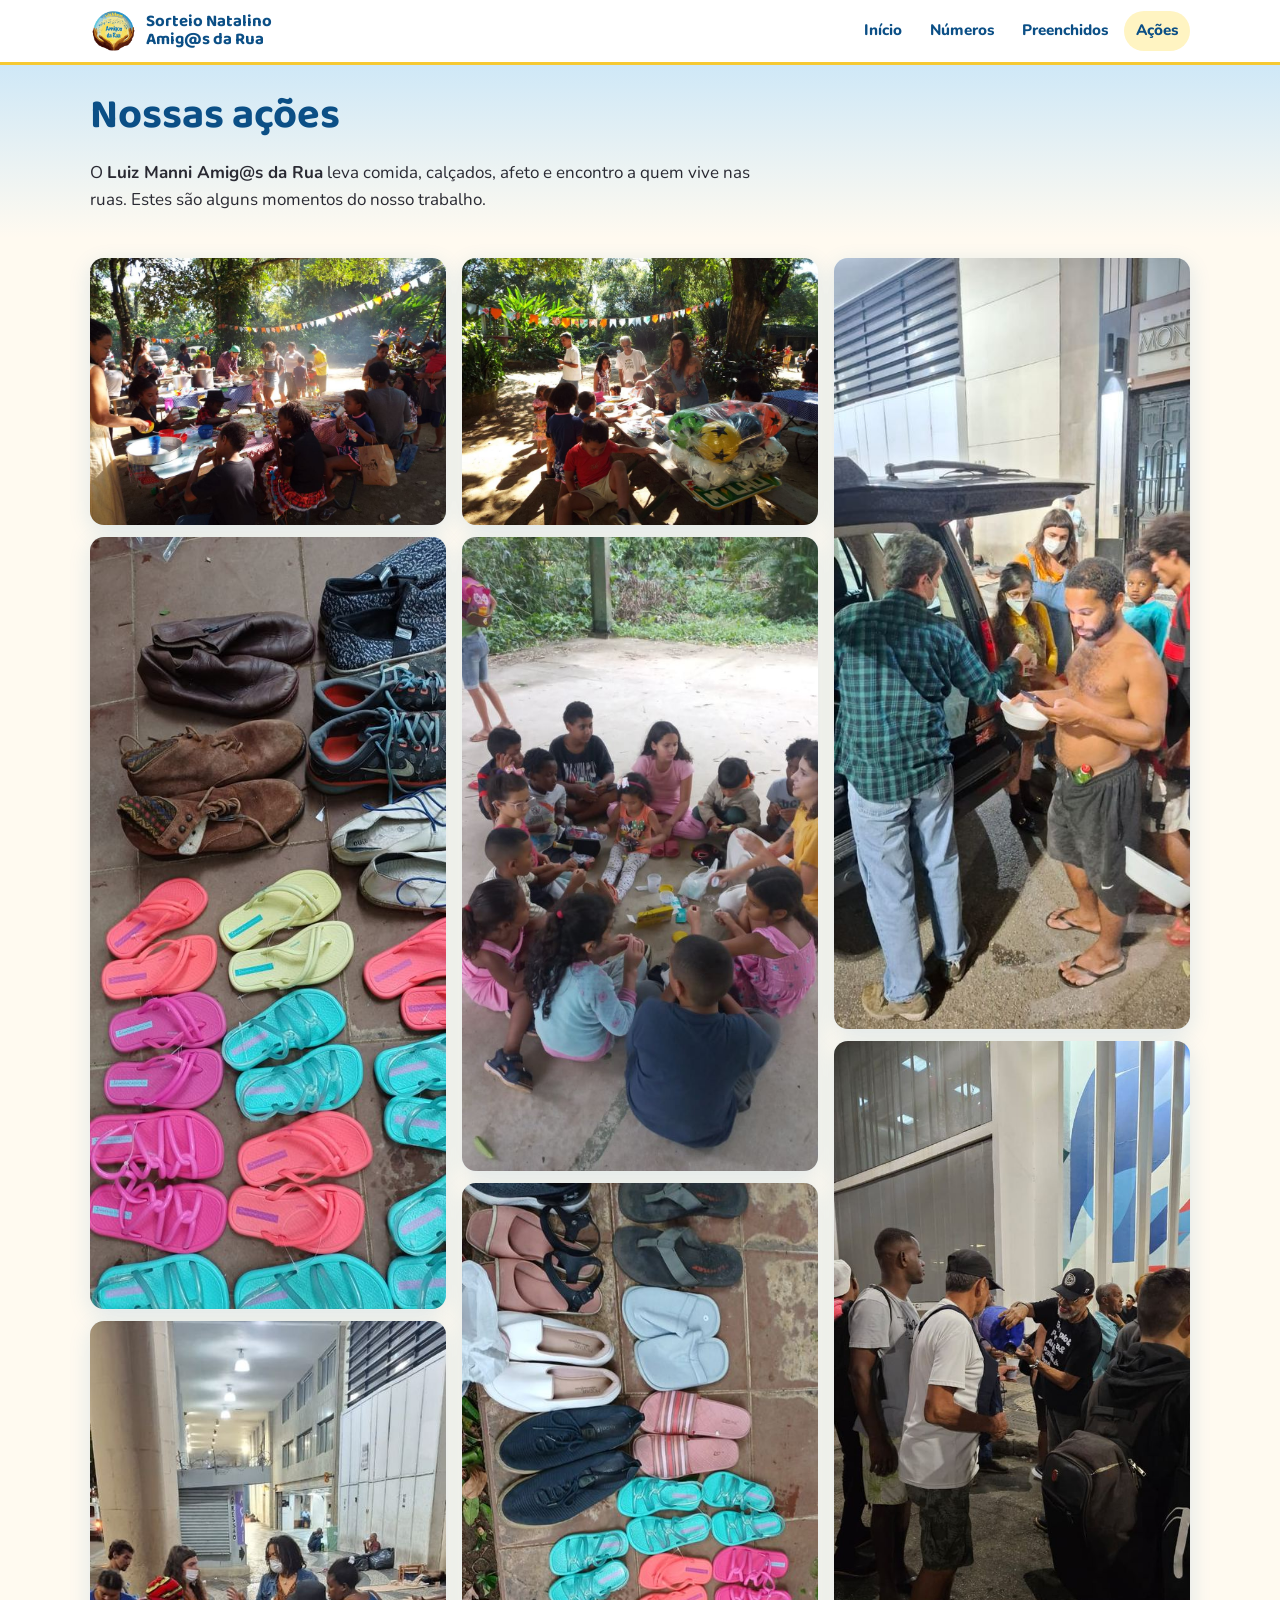
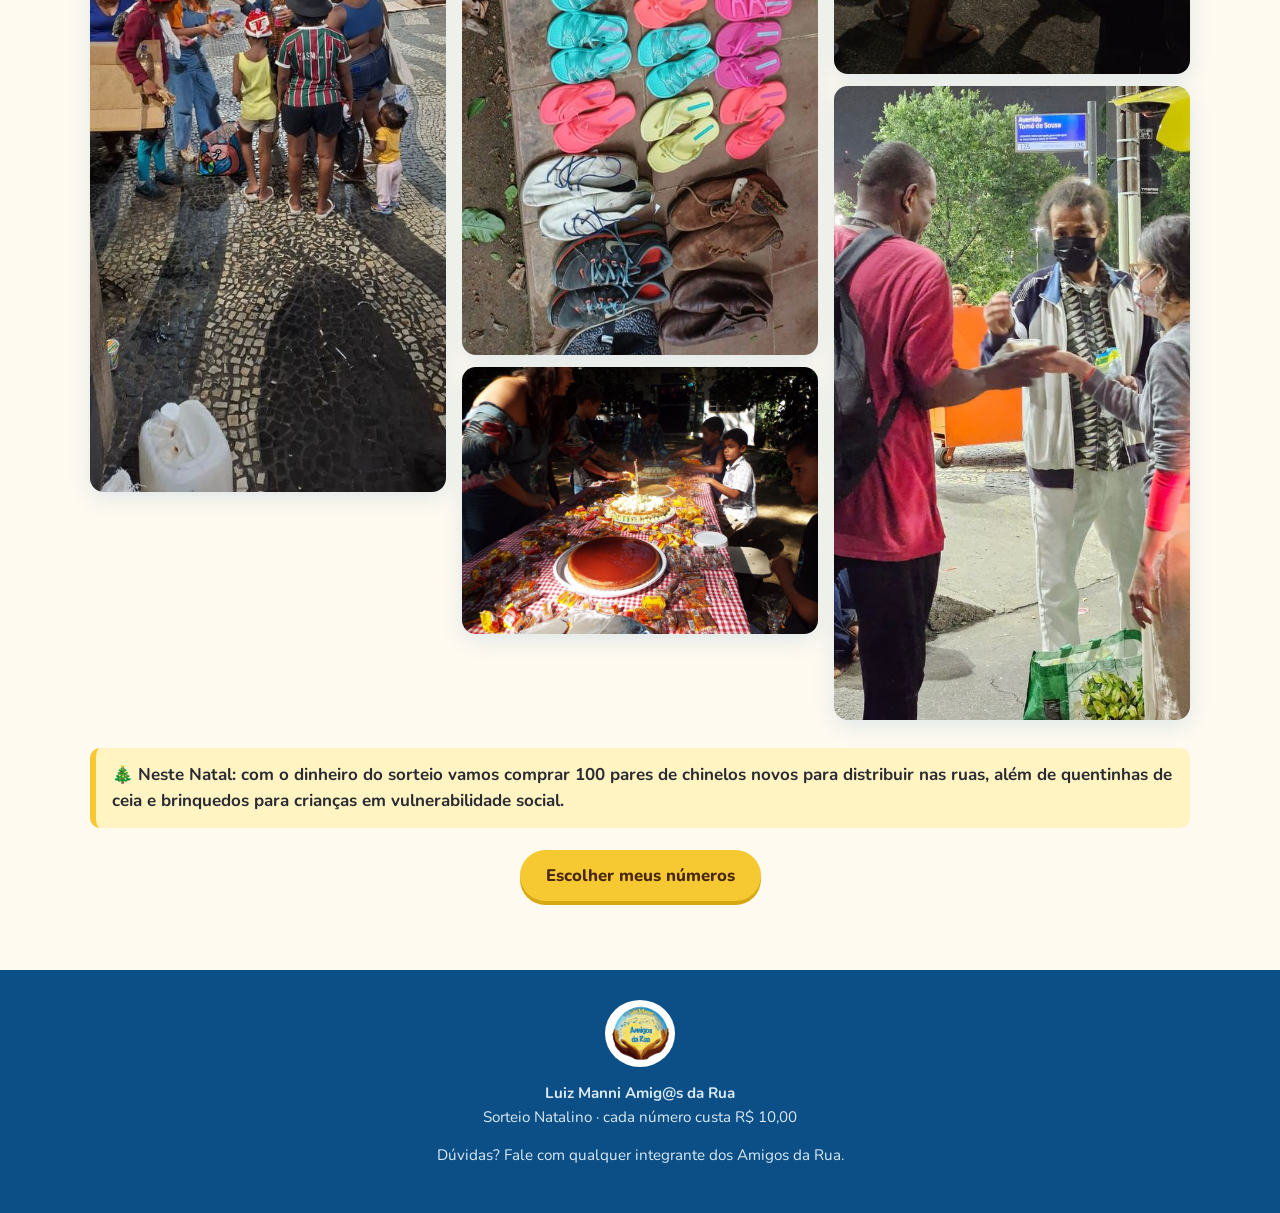
<file: acoes.html>
<!doctype html>
<html lang="pt-BR">
<head>
<meta charset="utf-8">
<meta name="viewport" content="width=device-width,initial-scale=1,viewport-fit=cover">
<title>Nossas ações · Sorteio Natalino Amig@s da Rua</title>
<meta name="description" content="Conheça as ações do Luiz Manni Amig@s da Rua nas ruas.">
<meta name="theme-color" content="#1273b8">
<meta property="og:title" content="Sorteio Natalino Luiz Manni Amig@s da Rua">
<meta property="og:description" content="Cada número custa R$ 10 e ajuda nas ações de Natal. Participe!">
<meta property="og:image" content="assets/logo.png">
<link rel="icon" href="assets/favicon.png">
<link rel="preconnect" href="https://fonts.googleapis.com"><link rel="preconnect" href="https://fonts.gstatic.com" crossorigin>
<link href="https://fonts.googleapis.com/css2?family=Baloo+2:wght@600;700;800&family=Nunito:wght@400;600;700;800&display=swap" rel="stylesheet">
<link rel="stylesheet" href="style.css">
</head>
<body data-page="acoes">
<div id="faixa-teste" class="faixa-teste" hidden>Modo de teste local: os dados ficam só neste navegador. Configure o Firebase em config.js.</div>
<header class="topo"><div class="wrap">
  <a class="marca" href="index.html"><img src="assets/logo.png" alt="Logo Luiz Manni Amigos da Rua"><span>Sorteio Natalino<br>Amig@s da Rua</span></a>
  <nav class="menu" aria-label="Principal">
    <a href="index.html">Início</a>
    <a href="sorteio.html">Números</a>
    <a href="participantes.html">Preenchidos</a>
      <a href="acoes.html" class="on">Ações</a>
  </nav>
</div></header>

<main>
<div class="pagina-topo"><div class="wrap">
  <h1 style="font-size:clamp(1.8rem,6vw,2.6rem)">Nossas ações</h1>
  <p style="max-width:40em">O <strong>Luiz Manni Amig@s da Rua</strong> leva comida, calçados, afeto e encontro a quem vive nas ruas. Estes são alguns momentos do nosso trabalho.</p>
</div></div>
<section style="padding-top:20px"><div class="wrap">
  <div class="galeria" id="galeria">
<a class="foto" href="assets/acoes/acao01.jpg" data-i="0"><img src="assets/acoes/acao01.jpg" alt="Ação do Luiz Manni Amig@s da Rua" loading="lazy"></a>
<a class="foto" href="assets/acoes/acao02.jpg" data-i="1"><img src="assets/acoes/acao02.jpg" alt="Ação do Luiz Manni Amig@s da Rua" loading="lazy"></a>
<a class="foto" href="assets/acoes/acao03.jpg" data-i="2"><img src="assets/acoes/acao03.jpg" alt="Ação do Luiz Manni Amig@s da Rua" loading="lazy"></a>
<a class="foto" href="assets/acoes/acao04.jpg" data-i="3"><img src="assets/acoes/acao04.jpg" alt="Ação do Luiz Manni Amig@s da Rua" loading="lazy"></a>
<a class="foto" href="assets/acoes/acao05.jpg" data-i="4"><img src="assets/acoes/acao05.jpg" alt="Ação do Luiz Manni Amig@s da Rua" loading="lazy"></a>
<a class="foto" href="assets/acoes/acao06.jpg" data-i="5"><img src="assets/acoes/acao06.jpg" alt="Ação do Luiz Manni Amig@s da Rua" loading="lazy"></a>
<a class="foto" href="assets/acoes/acao07.jpg" data-i="6"><img src="assets/acoes/acao07.jpg" alt="Ação do Luiz Manni Amig@s da Rua" loading="lazy"></a>
<a class="foto" href="assets/acoes/acao08.jpg" data-i="7"><img src="assets/acoes/acao08.jpg" alt="Ação do Luiz Manni Amig@s da Rua" loading="lazy"></a>
<a class="foto" href="assets/acoes/acao09.jpg" data-i="8"><img src="assets/acoes/acao09.jpg" alt="Ação do Luiz Manni Amig@s da Rua" loading="lazy"></a>
<a class="foto" href="assets/acoes/acao10.jpg" data-i="9"><img src="assets/acoes/acao10.jpg" alt="Ação do Luiz Manni Amig@s da Rua" loading="lazy"></a>
  </div>
  <div class="aviso" style="margin-top:28px">🎄 <strong>Neste Natal:</strong> com o dinheiro do sorteio vamos comprar <strong>100 pares de chinelos novos</strong> para distribuir nas ruas, além de <strong>quentinhas de ceia</strong> e <strong>brinquedos</strong> para crianças em vulnerabilidade social.</div>
  <p class="centro" style="margin-top:22px"><a class="btn btn-sol" href="sorteio.html">Escolher meus números</a></p>
</div></section>
</main>
<dialog id="lb" aria-label="Foto ampliada"><button id="lb-x" type="button" aria-label="Fechar">✕</button><button id="lb-p" type="button" aria-label="Anterior">‹</button><img id="lb-img" alt=""><button id="lb-n" type="button" aria-label="Próxima">›</button></dialog>
<footer class="rodape"><div class="wrap">
  <img src="assets/logo.png" alt="">
  <p><strong>Luiz Manni Amig@s da Rua</strong><br>Sorteio Natalino · cada número custa R$ 10,00</p>
  <p>Dúvidas? Fale com qualquer integrante dos Amigos da Rua.</p>
</div></footer>
<div id="toast" class="toast" role="status" aria-live="polite"></div>
<script src="config.js"></script>
<script src="dados-iniciais.js"></script>
<script src="dados.js"></script>
<script src="script.js"></script>
</body>
</html>
</file>
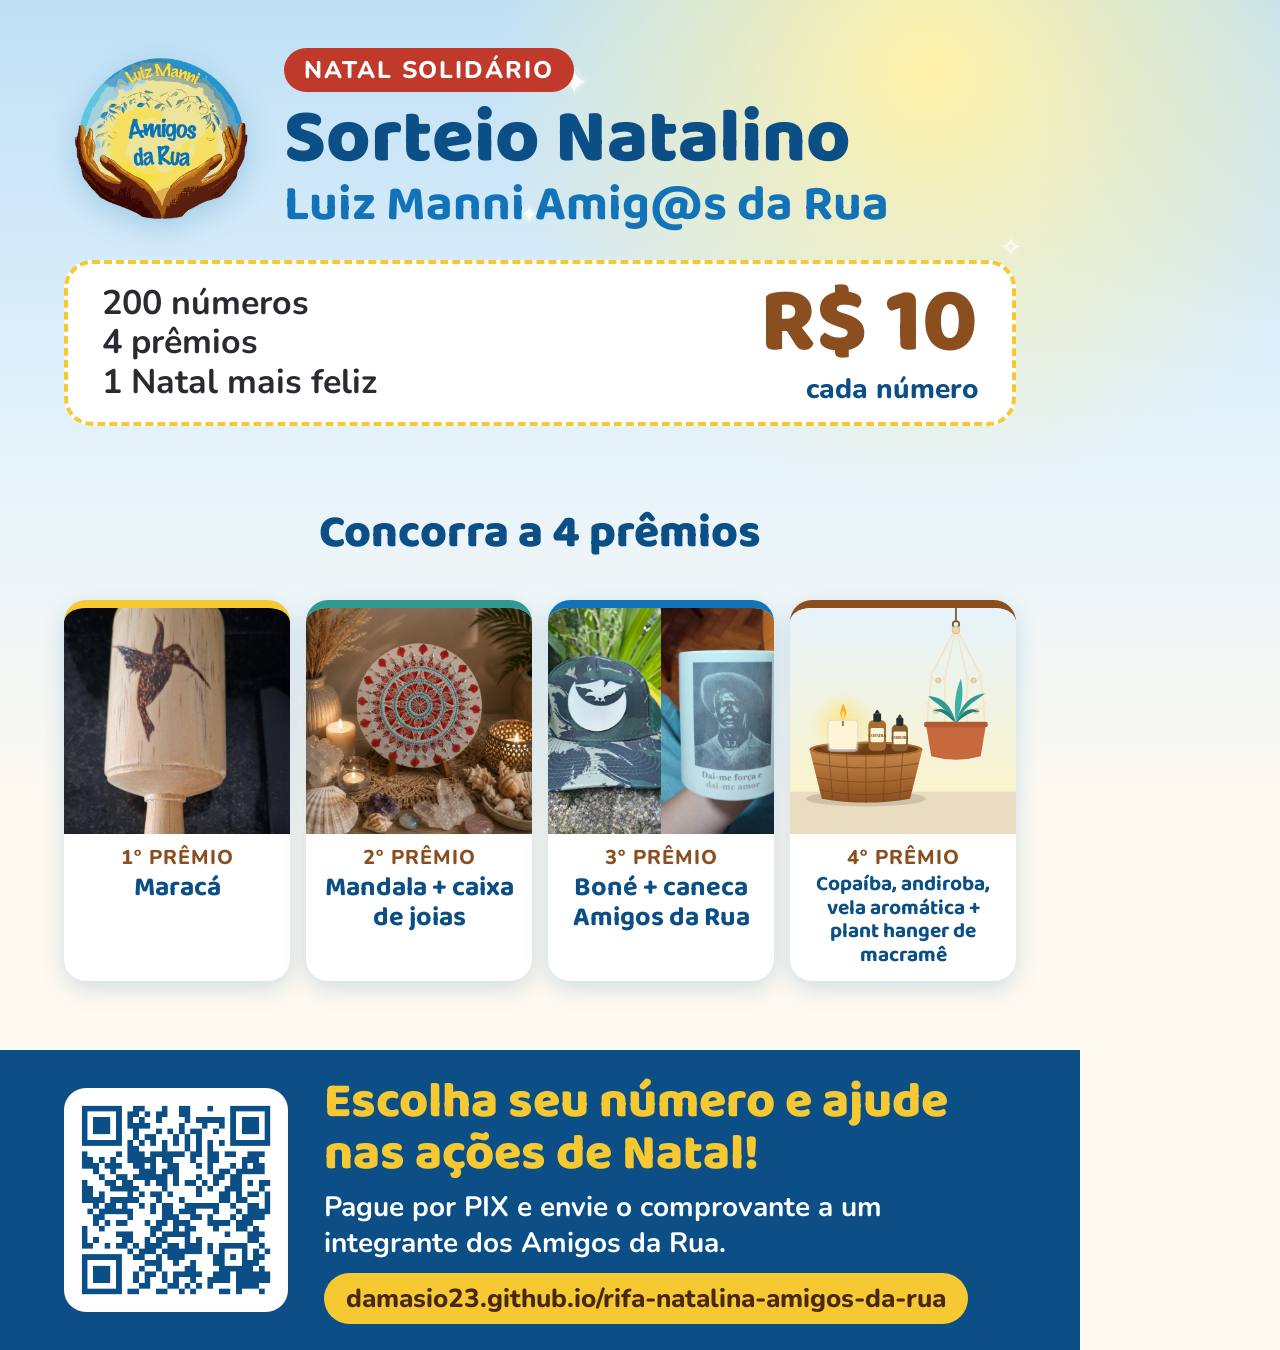
<file: flyer/flyer.html>
<!doctype html><html lang="pt-BR"><head><meta charset="utf-8"><title>Flyer</title>
<link href="https://fonts.googleapis.com/css2?family=Baloo+2:wght@600;700;800&family=Nunito:wght@600;700;800&display=swap" rel="stylesheet">
<style>
*{box-sizing:border-box;margin:0}
body{width:1080px;height:1350px;font-family:Nunito,sans-serif;color:#2a2a33;overflow:hidden;position:relative;background:linear-gradient(180deg,#bfe0f5 0%,#e6f3fb 34%,#fffaf0 62%)}
.sol{position:absolute;width:900px;height:900px;right:-300px;top:-380px;border-radius:50%;background:radial-gradient(circle,#fff2a8 0%,rgba(255,242,168,0) 68%)}
.st{position:absolute;color:#fff;text-shadow:0 0 10px #fff}
header{position:relative;display:flex;align-items:center;gap:30px;padding:44px 64px 0}
header img{width:190px;height:190px;object-fit:contain;filter:drop-shadow(0 8px 14px rgba(18,115,184,.25))}
.selo{display:inline-block;background:#c0392b;color:#fff;font:800 24px Nunito;letter-spacing:.08em;padding:6px 20px;border-radius:999px}
h1{font:800 76px/.98 "Baloo 2";color:#0b4f86;margin-top:10px}
h1 span{color:#1273b8;font-size:50px;display:block;font-weight:700;margin-top:4px}
.preco{position:relative;margin:26px 64px 0;display:flex;align-items:center;justify-content:space-between;background:#fff;border:4px dashed #f6c933;border-radius:28px;padding:14px 34px}
.preco p{font:700 34px/1.15 Nunito}.preco b{font:800 92px/1 "Baloo 2";color:#8a4e1f}
.preco em{font-style:normal;font:800 28px Nunito;color:#0b4f86;display:block;text-align:right}
.titulo{position:relative;text-align:center;font:800 46px "Baloo 2";color:#0b4f86;margin:70px 0 30px}
.grade{position:relative;display:grid;grid-template-columns:repeat(4,1fr);gap:16px;padding:0 64px}
.p{background:#fff;border-radius:22px;overflow:hidden;box-shadow:0 8px 24px rgba(18,115,184,.2);border-top:8px solid #f6c933}
.p:nth-child(2){border-color:#2f9a93}.p:nth-child(3){border-color:#1273b8}.p:nth-child(4){border-color:#8a4e1f}
.p img{width:100%;aspect-ratio:1;object-fit:cover;display:block}
.p div{padding:10px 12px 14px;text-align:center}
.p small{display:block;font:800 20px Nunito;color:#8a4e1f;text-transform:uppercase;letter-spacing:.05em}
.p strong{font:700 27px/1.12 "Baloo 2";color:#0b4f86;display:block;margin-top:2px}
.p.k strong{font-size:21px}
footer{position:absolute;left:0;right:0;bottom:0;height:300px;background:#0b4f86;color:#fff;display:flex;align-items:center;gap:36px;padding:0 64px}
footer .qr{background:#fff;border-radius:22px;padding:12px}footer .qr img{width:200px;display:block}
footer h2{font:800 50px/1.05 "Baloo 2";color:#f6c933}
footer p{font:700 28px/1.3 Nunito;margin-top:8px}
footer .url{font:800 26px Nunito;background:#f6c933;color:#4a2810;border-radius:999px;padding:8px 22px;display:inline-block;margin-top:12px}
</style></head><body>
<div class="sol"></div><span class="st" style="left:560px;top:60px;font-size:34px">✦</span><span class="st" style="left:1000px;top:230px;font-size:26px">✧</span><span class="st" style="left:520px;top:200px;font-size:22px">✦</span>
<header><img src="_logo.png" alt=""><div><span class="selo">NATAL SOLIDÁRIO</span><h1>Sorteio Natalino<span>Luiz Manni Amig@s da Rua</span></h1></div></header>
<div class="preco"><p>200 números<br>4 prêmios<br>1 Natal mais feliz</p><div><b>R$ 10</b><em>cada número</em></div></div>
<div class="titulo">Concorra a 4 prêmios</div>
<div class="grade">
<div class="p"><img src="../assets/premio1-maraca.jpg"><div><small>1º prêmio</small><strong>Maracá</strong></div></div>
<div class="p"><img src="../assets/premio2-mandala.jpg"><div><small>2º prêmio</small><strong>Mandala + caixa de joias</strong></div></div>
<div class="p"><img src="../assets/premio3-bone-caneca.jpg"><div><small>3º prêmio</small><strong>Boné + caneca Amigos da Rua</strong></div></div>
<div class="p k"><img src="../assets/premio4-kit.svg"><div><small>4º prêmio</small><strong>Copaíba, andiroba, vela aromática + plant hanger de macramê</strong></div></div>
</div>
<footer><div class="qr"><img src="_qr.png" alt=""></div>
<div><h2>Escolha seu número e ajude nas ações de Natal!</h2><p>Pague por PIX e envie o comprovante a um integrante dos Amigos da Rua.</p><span class="url">damasio23.github.io/rifa-natalina-amigos-da-rua</span></div></footer>
</body></html>
</file>
<file: style.css>
/* Sorteio Natalino Luiz Manni Amig@s da Rua — identidade da logo: céu azul, sol dourado, mãos terrosas, folhas verde-água */
:root{
  --azul:#1273b8; --azul-escuro:#0b4f86; --ceu:#e6f3fb; --ceu-2:#cfe8f7;
  --sol:#f6c933; --sol-claro:#fff4c2; --creme:#fffaf0;
  --terra:#8a4e1f; --terra-escuro:#4a2810; --folha:#2f9a93;
  --natal:#c0392b; --verde-ok:#2e8b57;
  --txt:#2a2a33; --muted:#6b6f7a; --linha:#e7dfcf;
  --raio:16px; --sombra:0 6px 22px rgba(18,115,184,.14);
  --f-titulo:"Baloo 2","Fredoka",system-ui,sans-serif; --f-corpo:"Nunito",system-ui,sans-serif;
}
*{box-sizing:border-box}
html{scroll-behavior:smooth;-webkit-text-size-adjust:100%}
body{margin:0;font-family:var(--f-corpo);color:var(--txt);background:var(--creme);line-height:1.55;font-size:17px}
img{max-width:100%;display:block}
a{color:var(--azul)}
h1,h2,h3{font-family:var(--f-titulo);line-height:1.12;margin:0 0 .5em;color:var(--azul-escuro)}
h1{font-size:clamp(2rem,7vw,3.4rem)} h2{font-size:clamp(1.6rem,5vw,2.3rem)} h3{font-size:1.25rem}
.wrap{width:min(1100px,100% - 32px);margin-inline:auto}
.sr{position:absolute;left:-9999px}

/* topo */
.topo{background:#fff;border-bottom:3px solid var(--sol);position:sticky;top:0;z-index:20}
.topo .wrap{display:flex;align-items:center;justify-content:space-between;gap:12px;padding:8px 0}
.marca{display:flex;align-items:center;gap:10px;text-decoration:none;color:var(--azul-escuro);font-family:var(--f-titulo);font-weight:700;line-height:1.05;font-size:1.05rem}
.marca img{width:46px;height:46px;object-fit:contain}
.menu{display:flex;gap:4px;flex-wrap:wrap}
.menu a{text-decoration:none;color:var(--azul-escuro);font-weight:800;padding:8px 12px;border-radius:999px;font-size:.95rem}
.menu a.on,.menu a:hover{background:var(--sol-claro)}
@media(max-width:560px){.marca span{display:none}.menu{flex-wrap:nowrap}.menu a{padding:8px 7px;font-size:.84rem;white-space:nowrap}}

/* botões */
.btn{display:inline-flex;align-items:center;justify-content:center;gap:8px;border:0;cursor:pointer;font:800 1.05rem var(--f-corpo);padding:14px 26px;border-radius:999px;text-decoration:none;min-height:50px;transition:transform .12s,box-shadow .12s}
.btn:active{transform:scale(.97)}
.btn-sol{background:var(--sol);color:var(--terra-escuro);box-shadow:0 4px 0 #d6a914}
.btn-sol:hover{box-shadow:0 6px 0 #d6a914;transform:translateY(-1px)}
.btn-azul{background:var(--azul);color:#fff;box-shadow:0 4px 0 var(--azul-escuro)}
.btn-ghost{background:#fff;color:var(--azul-escuro);border:2px solid var(--azul)}
.btn[disabled]{opacity:.45;cursor:not-allowed;box-shadow:none}
.btn-sm{padding:8px 16px;min-height:40px;font-size:.92rem}
.btn-perigo{background:#fff;color:var(--natal);border:2px solid var(--natal)}

/* hero */
.hero{background:linear-gradient(180deg,var(--ceu-2) 0%,var(--ceu) 55%,var(--creme) 100%);position:relative;overflow:hidden;padding:36px 0 64px}
.hero::before{content:"";position:absolute;width:560px;height:560px;right:-160px;top:-120px;border-radius:50%;background:radial-gradient(circle,#fff2a8 0%,rgba(255,242,168,0) 68%)}
.hero .wrap{display:grid;gap:26px;align-items:center;position:relative}
@media(min-width:820px){.hero .wrap{grid-template-columns:1.15fr .85fr}}
.selo{display:inline-block;background:var(--natal);color:#fff;font-weight:800;font-size:.85rem;padding:5px 14px;border-radius:999px;letter-spacing:.04em;margin-bottom:12px}
.hero p.lead{font-size:1.15rem;max-width:34em}
.hero-logo{justify-self:center;width:min(78%,380px);filter:drop-shadow(0 12px 22px rgba(18,115,184,.22))}
.valor{display:inline-flex;align-items:baseline;gap:8px;background:#fff;border:2px dashed var(--sol);border-radius:var(--raio);padding:8px 18px;margin:6px 0 20px;font-weight:800}
.valor b{font-family:var(--f-titulo);font-size:2.2rem;color:var(--terra)}
.estrelas{position:absolute;inset:0;pointer-events:none;opacity:.7}
.estrelas i{position:absolute;color:#fff;font-style:normal;text-shadow:0 0 6px #fff}

/* seções */
section{padding:52px 0}
.faixa{background:#fff;border-block:1px solid var(--linha)}
.centro{text-align:center}
.sub{color:var(--muted);max-width:38em;margin:0 auto 26px}
.passos{display:grid;gap:14px;counter-reset:p}
@media(min-width:760px){.passos{grid-template-columns:repeat(4,1fr)}}
.passo{background:var(--creme);border:1px solid var(--linha);border-radius:var(--raio);padding:18px;position:relative}
.passo::before{counter-increment:p;content:counter(p);position:absolute;top:-14px;left:16px;background:var(--azul);color:#fff;width:30px;height:30px;border-radius:50%;display:grid;place-items:center;font-weight:800}
.passo p{margin:0;color:#444}

.premios{display:grid;gap:16px}
@media(min-width:620px){.premios{grid-template-columns:repeat(2,1fr)}}
@media(min-width:1000px){.premios{grid-template-columns:repeat(4,1fr)}}
.premio{background:#fff;border-radius:var(--raio);box-shadow:var(--sombra);overflow:hidden;border-top:8px solid var(--sol)}
.premio:nth-child(2){border-color:var(--folha)} .premio:nth-child(3){border-color:var(--azul)} .premio:nth-child(4){border-color:var(--terra)}
.premio .foto{position:relative;aspect-ratio:1/1;background:var(--ceu)}
.premio .foto img{width:100%;height:100%;object-fit:cover}
.premio .ilus{position:absolute;right:8px;bottom:8px;background:rgba(255,255,255,.9);color:var(--muted);font-size:.72rem;font-weight:800;padding:3px 10px;border-radius:999px}
.premio .txt{padding:14px 18px 18px}
.premio small{display:block;font-weight:800;color:var(--terra);letter-spacing:.05em;text-transform:uppercase}
.premio strong{font-family:var(--f-titulo);font-size:1.2rem;color:var(--azul-escuro);line-height:1.2}

.causa{display:grid;gap:26px;align-items:center}
@media(min-width:820px){.causa{grid-template-columns:1fr 1fr}}
.cartao{background:linear-gradient(135deg,var(--azul) 0%,var(--azul-escuro) 100%);color:#fff;border-radius:22px;padding:28px}
.cartao h3{color:var(--sol)} .cartao p{margin:.4em 0 0}

/* grade de números */
.pagina-topo{background:linear-gradient(180deg,var(--ceu-2),var(--creme));padding:28px 0 8px}
.legenda{display:flex;gap:14px;flex-wrap:wrap;font-size:.9rem;font-weight:700;margin:10px 0 14px}
.legenda span{display:inline-flex;align-items:center;gap:6px}
.legenda i{width:18px;height:18px;border-radius:6px;display:inline-block;border:2px solid var(--azul)}
.grade{display:grid;grid-template-columns:repeat(auto-fill,minmax(54px,1fr));gap:8px}
@media(min-width:600px){.grade{grid-template-columns:repeat(auto-fill,minmax(62px,1fr))}}
.num{font:800 1.1rem var(--f-titulo);min-height:52px;border-radius:12px;border:2px solid var(--azul);background:#fff;color:var(--azul-escuro);cursor:pointer;padding:0;position:relative;transition:transform .1s,background .15s}
.num:hover{background:var(--ceu)}
.num:active{transform:scale(.93)}
.num.sel{background:var(--sol);border-color:#c99a00;color:var(--terra-escuro);box-shadow:0 0 0 3px rgba(246,201,51,.45)}
.num.sel::after{content:"✓";position:absolute;top:-7px;right:-4px;background:var(--verde-ok);color:#fff;font:800 .72rem var(--f-corpo);width:18px;height:18px;border-radius:50%;display:grid;place-items:center}
.num.ocup{background:repeating-linear-gradient(135deg,#ece6d8 0 6px,#e2dac8 6px 12px);border-color:#cfc5ae;color:#9b927c;cursor:not-allowed;text-decoration:line-through}
.num.ocup:hover{background:repeating-linear-gradient(135deg,#ece6d8 0 6px,#e2dac8 6px 12px)}
.leg-livre{background:#fff}.leg-sel{background:var(--sol);border-color:#c99a00!important}.leg-ocup{background:#e2dac8;border-color:#cfc5ae!important}
.resumo-topo{display:flex;gap:10px;flex-wrap:wrap}
.chip{background:#fff;border:1px solid var(--linha);border-radius:999px;padding:4px 14px;font-weight:800;font-size:.9rem}

.barra{position:fixed;left:0;right:0;bottom:0;background:#fff;border-top:3px solid var(--sol);box-shadow:0 -8px 24px rgba(0,0,0,.12);padding:12px 0 calc(12px + env(safe-area-inset-bottom));z-index:30;transform:translateY(110%);transition:transform .25s}
.barra.on{transform:none}
.barra .wrap{display:flex;gap:12px;align-items:center;justify-content:space-between;flex-wrap:wrap}
.barra .tot{font-weight:800;line-height:1.2}.barra .tot b{font-family:var(--f-titulo);font-size:1.5rem;color:var(--terra)}
.barra .tot small{display:block;color:var(--muted);font-weight:600;max-width:60vw;overflow:hidden;text-overflow:ellipsis;white-space:nowrap}
body.tem-barra{padding-bottom:96px}

/* formulário / pagamento */
.painel{background:#fff;border-radius:22px;box-shadow:var(--sombra);padding:22px;border:1px solid var(--linha)}
label{font-weight:800;display:block;margin-bottom:6px}
input[type=text],input[type=password],input[type=email],input[type=search]{width:100%;font:600 1.05rem var(--f-corpo);padding:14px 16px;border:2px solid var(--ceu-2);border-radius:12px;background:#fff;min-height:52px}
input:focus{outline:3px solid rgba(246,201,51,.6);border-color:var(--sol)}
.erro{color:var(--natal);font-weight:700;margin:8px 0 0;min-height:1.2em}
.etapas{display:flex;gap:8px;margin-bottom:18px}
.etapas span{flex:1;text-align:center;padding:8px 4px;border-radius:10px;background:var(--ceu);font-weight:800;font-size:.85rem;color:var(--muted)}
.etapas span.on{background:var(--azul);color:#fff}
.pag{display:grid;gap:22px}
@media(min-width:760px){.pag{grid-template-columns:1fr 1fr;align-items:start}}
.linhas{list-style:none;padding:0;margin:0 0 14px}
.linhas li{display:flex;justify-content:space-between;gap:12px;padding:10px 0;border-bottom:1px dashed var(--linha)}
.linhas li:last-child{border:0}
.linhas .total{font-family:var(--f-titulo);font-size:1.7rem;color:var(--terra)}
.qr{border-radius:16px;border:2px solid var(--ceu-2);width:min(100%,360px);margin:0 auto}
.chave{display:flex;gap:8px;align-items:center;background:var(--sol-claro);border-radius:12px;padding:10px 12px;font-weight:800;word-break:break-all;margin:10px 0}
.chave span{flex:1}
.aviso{background:var(--sol-claro);border-left:6px solid var(--sol);padding:14px 16px;border-radius:10px;font-weight:700}
.sucesso{text-align:center}
.sucesso .ok{width:74px;height:74px;border-radius:50%;background:var(--verde-ok);color:#fff;font-size:2.4rem;display:grid;place-items:center;margin:0 auto 12px}
.tags{display:flex;flex-wrap:wrap;gap:6px;justify-content:center;margin:8px 0}
.tag{background:var(--sol);color:var(--terra-escuro);font:800 1rem var(--f-titulo);padding:2px 12px;border-radius:999px}

/* tabela */
.ferramentas{display:flex;gap:10px;flex-wrap:wrap;margin:14px 0}
.ferramentas input{flex:1;min-width:200px}
.seg{display:flex;gap:6px;flex-wrap:wrap}
.seg button{border:2px solid var(--azul);background:#fff;border-radius:999px;font:800 .9rem var(--f-corpo);padding:8px 16px;cursor:pointer;color:var(--azul-escuro);min-height:42px}
.seg button.on{background:var(--azul);color:#fff}
.tabela{width:100%;border-collapse:collapse;background:#fff;border-radius:14px;overflow:hidden;box-shadow:var(--sombra)}
.tabela th{background:var(--azul);color:#fff;text-align:left;padding:12px 14px;font-family:var(--f-titulo);position:sticky;top:61px}
.tabela td{padding:11px 14px;border-bottom:1px solid var(--linha)}
.tabela td:first-child{font:800 1.1rem var(--f-titulo);color:var(--azul-escuro);width:90px}
.tabela tr.livre td{color:#a79f8b}
.tabela tr.livre td:first-child{color:#a79f8b}
.vazio{padding:24px;text-align:center;color:var(--muted)}

/* rodapé */
.rodape{background:var(--azul-escuro);color:#dbeaf7;padding:30px 0;text-align:center;font-size:.95rem}
.rodape img{width:70px;margin:0 auto 8px;background:#fff;border-radius:50%;padding:4px}

/* toast */
.toast{position:fixed;left:50%;bottom:110px;transform:translateX(-50%) translateY(20px);background:var(--terra-escuro);color:#fff;padding:12px 20px;border-radius:12px;font-weight:700;opacity:0;pointer-events:none;transition:.25s;z-index:60;max-width:90vw;text-align:center}
.toast.on{opacity:1;transform:translateX(-50%)}
.faixa-teste{background:#fff3cd;color:#664d03;text-align:center;font-weight:700;font-size:.85rem;padding:6px 12px}

/* admin */
.admin-grid{display:grid;gap:20px}
@media(min-width:900px){.admin-grid{grid-template-columns:1.1fr .9fr;align-items:start}}
.mini-grade{display:grid;grid-template-columns:repeat(auto-fill,minmax(46px,1fr));gap:6px}
.mini{font:800 .95rem var(--f-titulo);min-height:46px;border-radius:10px;border:2px solid var(--azul);background:#fff;color:var(--azul-escuro);cursor:pointer;padding:0}
.mini.ocup{background:var(--sol);border-color:#c99a00;color:var(--terra-escuro)}
.mini.ven{background:var(--natal);border-color:var(--natal);color:#fff}
.sorteio-box{text-align:center}
.visor{background:radial-gradient(circle at 50% 30%,#2a8fd6,var(--azul-escuro));border-radius:22px;color:#fff;padding:26px 14px;margin:12px 0;min-height:190px;display:grid;align-content:center;gap:4px}
.visor .n{font:800 clamp(4rem,18vw,7rem) var(--f-titulo);line-height:1;color:var(--sol);text-shadow:0 4px 0 rgba(0,0,0,.25)}
.visor .nome{font:700 1.5rem var(--f-titulo);min-height:1.5em}
.visor.gira .n{animation:pulsa .25s infinite alternate}
.visor.fim{animation:brilho 1s 2}
@keyframes pulsa{to{transform:scale(1.06)}}
@keyframes brilho{50%{box-shadow:0 0 0 14px rgba(246,201,51,.5)}}
.res{list-style:none;padding:0;margin:0;display:grid;gap:10px}
.res li{display:flex;gap:12px;align-items:center;padding:12px 14px;border-radius:12px;background:var(--creme);border:1px solid var(--linha)}
.res li.feito{background:var(--sol-claro);border-color:var(--sol)}
.res .pn{font:800 1.4rem var(--f-titulo);color:var(--terra);width:2.2rem;text-align:center}
.res .info{flex:1;line-height:1.25}.res .info small{color:var(--muted);display:block}
.login{max-width:420px;margin:60px auto}
.pago-ok{color:var(--verde-ok);font-weight:800}
@media(prefers-reduced-motion:reduce){*{animation:none!important;transition:none!important}}

/* ações */
.galeria{columns:2;column-gap:12px}
@media(min-width:760px){.galeria{columns:3;column-gap:16px}}
.galeria .foto{display:block;margin:0 0 12px;border-radius:14px;overflow:hidden;box-shadow:var(--sombra);break-inside:avoid;background:var(--ceu)}
.galeria .foto img,.faixa-fotos img{width:100%;height:auto;display:block;transition:transform .3s}
.galeria .foto:hover img{transform:scale(1.03)}
.faixa-fotos{display:grid;gap:12px}
@media(min-width:700px){.faixa-fotos{grid-template-columns:repeat(3,1fr)}}
.faixa-fotos img{border-radius:14px;box-shadow:var(--sombra);aspect-ratio:4/3;object-fit:cover}
dialog#lb{border:0;background:rgba(10,20,30,.92);width:100vw;height:100vh;max-width:none;max-height:none;padding:0;margin:0}
dialog#lb[open]{display:grid;place-items:center}
dialog#lb img{max-width:92vw;max-height:88vh;border-radius:10px}
dialog#lb button{position:absolute;background:rgba(255,255,255,.18);color:#fff;border:0;border-radius:50%;width:48px;height:48px;font-size:1.6rem;cursor:pointer}
#lb-x{top:14px;right:14px}#lb-p{left:10px;top:50%}#lb-n{right:10px;top:50%}
</file>
